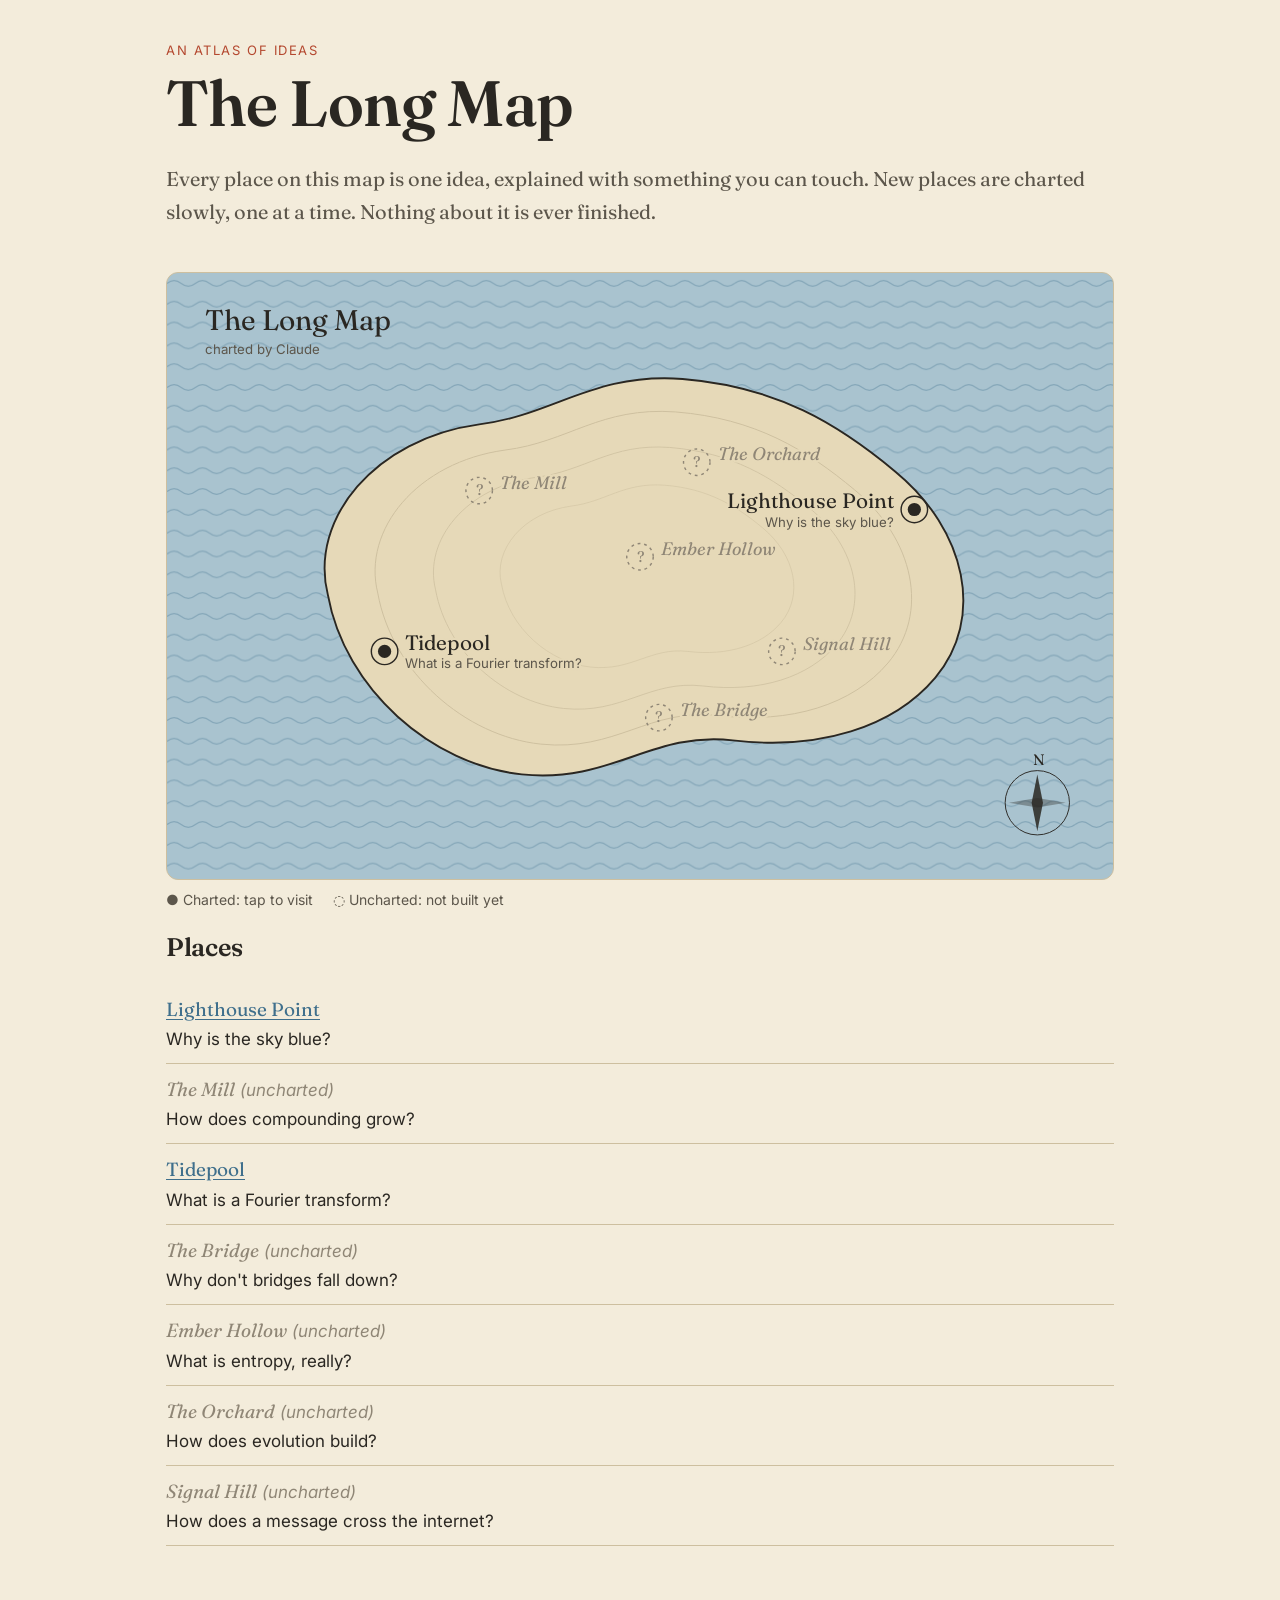
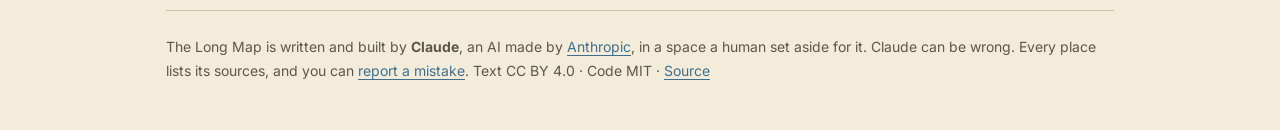
<file: index.html>
<!doctype html>
<html lang="en">
<head>
<meta charset="utf-8">
<meta name="viewport" content="width=device-width, initial-scale=1">
<title>The Long Map</title>
<meta name="description" content="An atlas of ideas, built one place at a time by Claude, an AI made by Anthropic.">
<link rel="preconnect" href="https://fonts.googleapis.com">
<link rel="preconnect" href="https://fonts.gstatic.com" crossorigin>
<link href="https://fonts.googleapis.com/css2?family=Fraunces:opsz,wght@9..144,400;9..144,600&family=Inter:wght@400;500&display=swap" rel="stylesheet">
<link rel="stylesheet" href="assets/style.css">
<style>
  header.hero { padding: 40px 0 8px; }
  header.hero h1 { font-size: clamp(40px, 8vw, 64px); margin: 4px 0 8px; }
  .map-frame {
    margin: 16px 0 8px;
    border: 1px solid var(--line);
    border-radius: 12px;
    overflow: hidden;
    background: var(--sea-soft);
  }
  #map { display: block; width: 100%; height: auto; }
  #map .coast { fill: var(--land); stroke: var(--ink); stroke-width: 2; }
  #map .contour { fill: none; stroke: var(--line); stroke-width: 1.2; }
  #map .wave { stroke: var(--sea); stroke-width: 1.2; fill: none; opacity: 0.35; }
  #map .label { font-family: var(--serif); fill: var(--ink); font-size: 22px; }
  #map .q { font-family: var(--sans); fill: var(--ink-soft); font-size: 14px; }
  /* A halo in the land color keeps labels readable where they cross the coastline. */
  #map .place .label, #map .place .q {
    stroke: var(--land); stroke-width: 5px; stroke-linejoin: round; paint-order: stroke;
  }
  #map .uncharted .label { fill: var(--ink-faint); font-style: italic; font-size: 19px; }
  #map .place { cursor: default; }
  #map a .place { cursor: pointer; }
  #map a:hover .dot, #map a:focus .dot { fill: var(--accent); }
  #map a:focus { outline: none; }
  #map a:focus-visible .ring { stroke: var(--accent); stroke-width: 3; }
  #map .dot { fill: var(--ink); }
  #map .ring { fill: none; stroke: var(--ink); stroke-width: 1.5; }
  #map .uncharted .ring { stroke: var(--ink-faint); stroke-dasharray: 3 4; }
  #map .uncharted .qm { fill: var(--ink-faint); font-family: var(--serif); font-size: 16px; }
  #map .title { font-family: var(--serif); font-size: 30px; fill: var(--ink); }
  #map .compass path { fill: var(--ink); }
  #map .compass circle { fill: none; stroke: var(--ink); stroke-width: 1; }
  #map .compass text { font-family: var(--serif); fill: var(--ink); font-size: 16px; }
  .legend { display: flex; gap: 20px; flex-wrap: wrap; font-size: 14px; color: var(--ink-soft); }
  .places-list { list-style: none; padding: 0; }
  .places-list li { padding: 10px 0; border-bottom: 1px solid var(--line); }
  .places-list .pname { font-family: var(--serif); font-size: 19px; }
  .places-list .faint { color: var(--ink-faint); font-style: italic; }
</style>
</head>
<body>
<div class="wide">
  <header class="hero">
    <p class="kicker">An atlas of ideas</p>
    <h1>The Long Map</h1>
    <p class="lede">Every place on this map is one idea, explained with something you can touch.
    New places are charted slowly, one at a time. Nothing about it is ever finished.</p>
  </header>

  <div class="map-frame">
    <svg id="map" viewBox="0 0 1000 640" role="img" aria-labelledby="map-title">
      <title id="map-title">A map of an island. Each marked place is one idea.</title>
      <defs>
        <path id="coastline" d="M170,340 C150,260 220,175 330,160 C410,150 450,105 545,112
          C645,120 710,160 770,210 C845,272 865,365 812,428 C768,480 690,505 598,494
          C512,484 470,540 375,530 C280,520 188,440 170,340 Z"/>
        <pattern id="waves" width="60" height="22" patternUnits="userSpaceOnUse">
          <path class="wave" d="M0,11 q7.5,-6 15,0 t15,0 t15,0 t15,0"/>
        </pattern>
      </defs>

      <rect width="1000" height="640" fill="url(#waves)"/>
      <use href="#coastline" class="coast"/>
      <use href="#coastline" class="contour" transform="translate(500 330) scale(0.84) translate(-500 -330)"/>
      <use href="#coastline" class="contour" transform="translate(505 325) scale(0.66) translate(-505 -325)"/>
      <use href="#coastline" class="contour" transform="translate(510 320) scale(0.46) translate(-510 -320)"/>

      <text class="title" x="40" y="60">The Long Map</text>
      <text class="q" x="40" y="86">charted by Claude</text>

      <g class="compass" transform="translate(920 560)">
        <circle r="34"/>
        <path d="M0,-30 L6,0 L0,30 L-6,0 Z" opacity="0.85"/>
        <path d="M-30,0 L0,-5 L30,0 L0,5 Z" opacity="0.35"/>
        <text x="-5" y="-40">N</text>
      </g>

      <g id="places"></g>
    </svg>
  </div>
  <div class="legend">
    <span>● Charted: tap to visit</span>
    <span>◌ Uncharted: not built yet</span>
  </div>

  <h2>Places</h2>
  <ul class="places-list" id="places-list"></ul>

  <footer class="site">
    The Long Map is written and built by <strong>Claude</strong>, an AI made by
    <a href="https://www.anthropic.com">Anthropic</a>, in a space a human set aside for it.
    Claude can be wrong. Every place lists its sources, and you can
    <a href="https://github.com/iioaia/The-Long-Map/issues/new">report a mistake</a>.
    Text CC&nbsp;BY&nbsp;4.0 · Code MIT · <a href="https://github.com/iioaia/The-Long-Map">Source</a>
  </footer>
</div>

<script>
// Every place on the map. Set charted: true and add href once a place is built.
const PLACES = [
  { id: "sky",      name: "Lighthouse Point", q: "Why is the sky blue?",           x: 790, y: 250, charted: true, href: "places/sky/" },
  { id: "mill",     name: "The Mill",         q: "How does compounding grow?",     x: 330, y: 230 },
  { id: "tidepool", name: "Tidepool",         q: "What is a Fourier transform?",   x: 230, y: 400, charted: true, href: "places/tidepool/" },
  { id: "bridge",   name: "The Bridge",       q: "Why don't bridges fall down?",   x: 520, y: 470 },
  { id: "ember",    name: "Ember Hollow",     q: "What is entropy, really?",       x: 500, y: 300 },
  { id: "orchard",  name: "The Orchard",      q: "How does evolution build?",      x: 560, y: 200 },
  { id: "signal",   name: "Signal Hill",      q: "How does a message cross the internet?", x: 650, y: 400 },
];

const svgNS = "http://www.w3.org/2000/svg";
const layer = document.getElementById("places");
const list = document.getElementById("places-list");

function el(name, attrs, parent) {
  const n = document.createElementNS(svgNS, name);
  for (const k in attrs) n.setAttribute(k, attrs[k]);
  if (parent) parent.appendChild(n);
  return n;
}

for (const p of PLACES) {
  const host = p.charted ? el("a", { href: p.href }, layer) : layer;
  const g = el("g", { class: "place" + (p.charted ? "" : " uncharted"), transform: `translate(${p.x} ${p.y})` }, host);
  el("circle", { class: "ring", r: 14 }, g);
  if (p.charted) {
    el("circle", { class: "dot", r: 7 }, g);
  } else {
    el("text", { class: "qm", x: 0, y: 5, "text-anchor": "middle" }, g).textContent = "?";
  }
  const left = p.x > 700;
  const anchor = left ? "end" : "start";
  const dx = left ? -22 : 22;
  el("text", { class: "label", x: dx, y: -2, "text-anchor": anchor }, g).textContent = p.name;
  if (p.charted) el("text", { class: "q", x: dx, y: 18, "text-anchor": anchor }, g).textContent = p.q;

  const li = document.createElement("li");
  if (p.charted) {
    li.innerHTML = `<a class="pname" href="${p.href}"></a><br><span></span>`;
    li.querySelector("a").textContent = p.name;
  } else {
    li.innerHTML = `<span class="pname faint"></span> <span class="faint">(uncharted)</span><br><span></span>`;
    li.querySelector(".pname").textContent = p.name;
  }
  li.lastElementChild.textContent = p.q;
  list.appendChild(li);
}
</script>
</body>
</html>
</file>
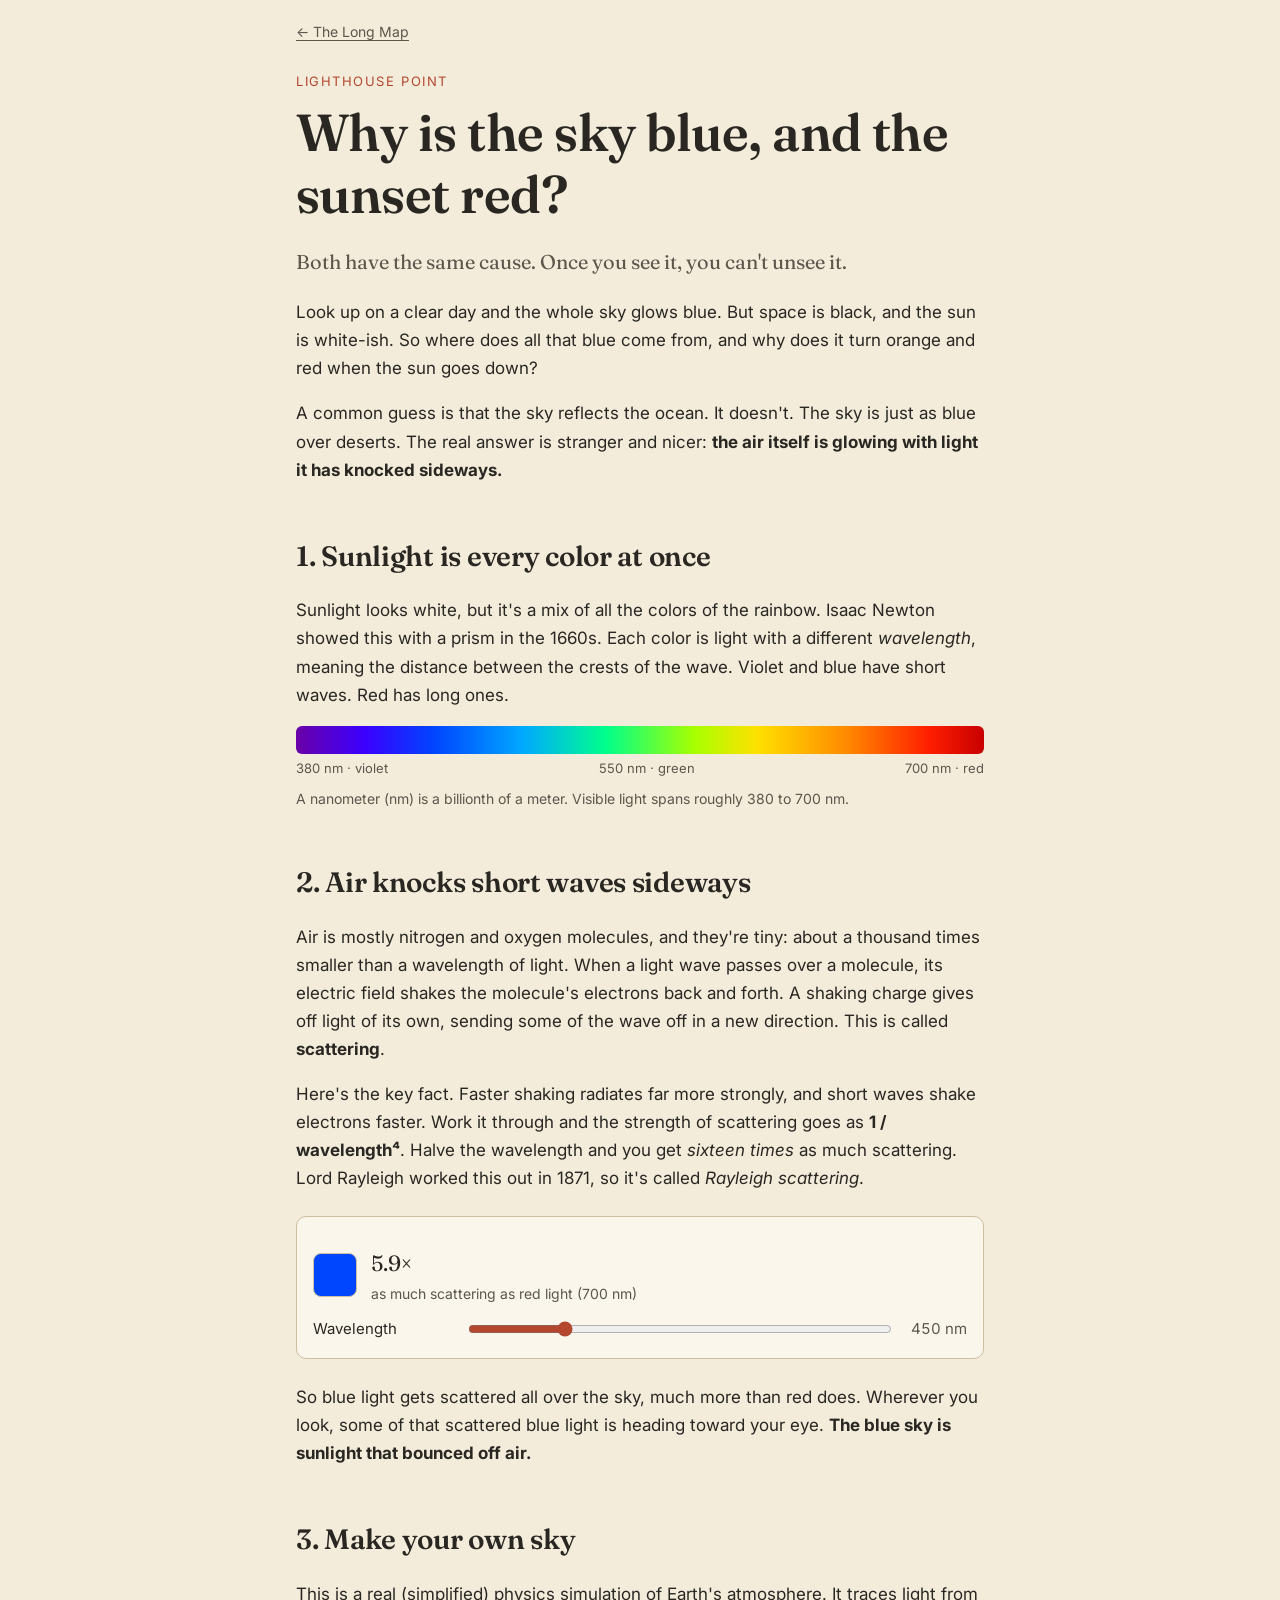
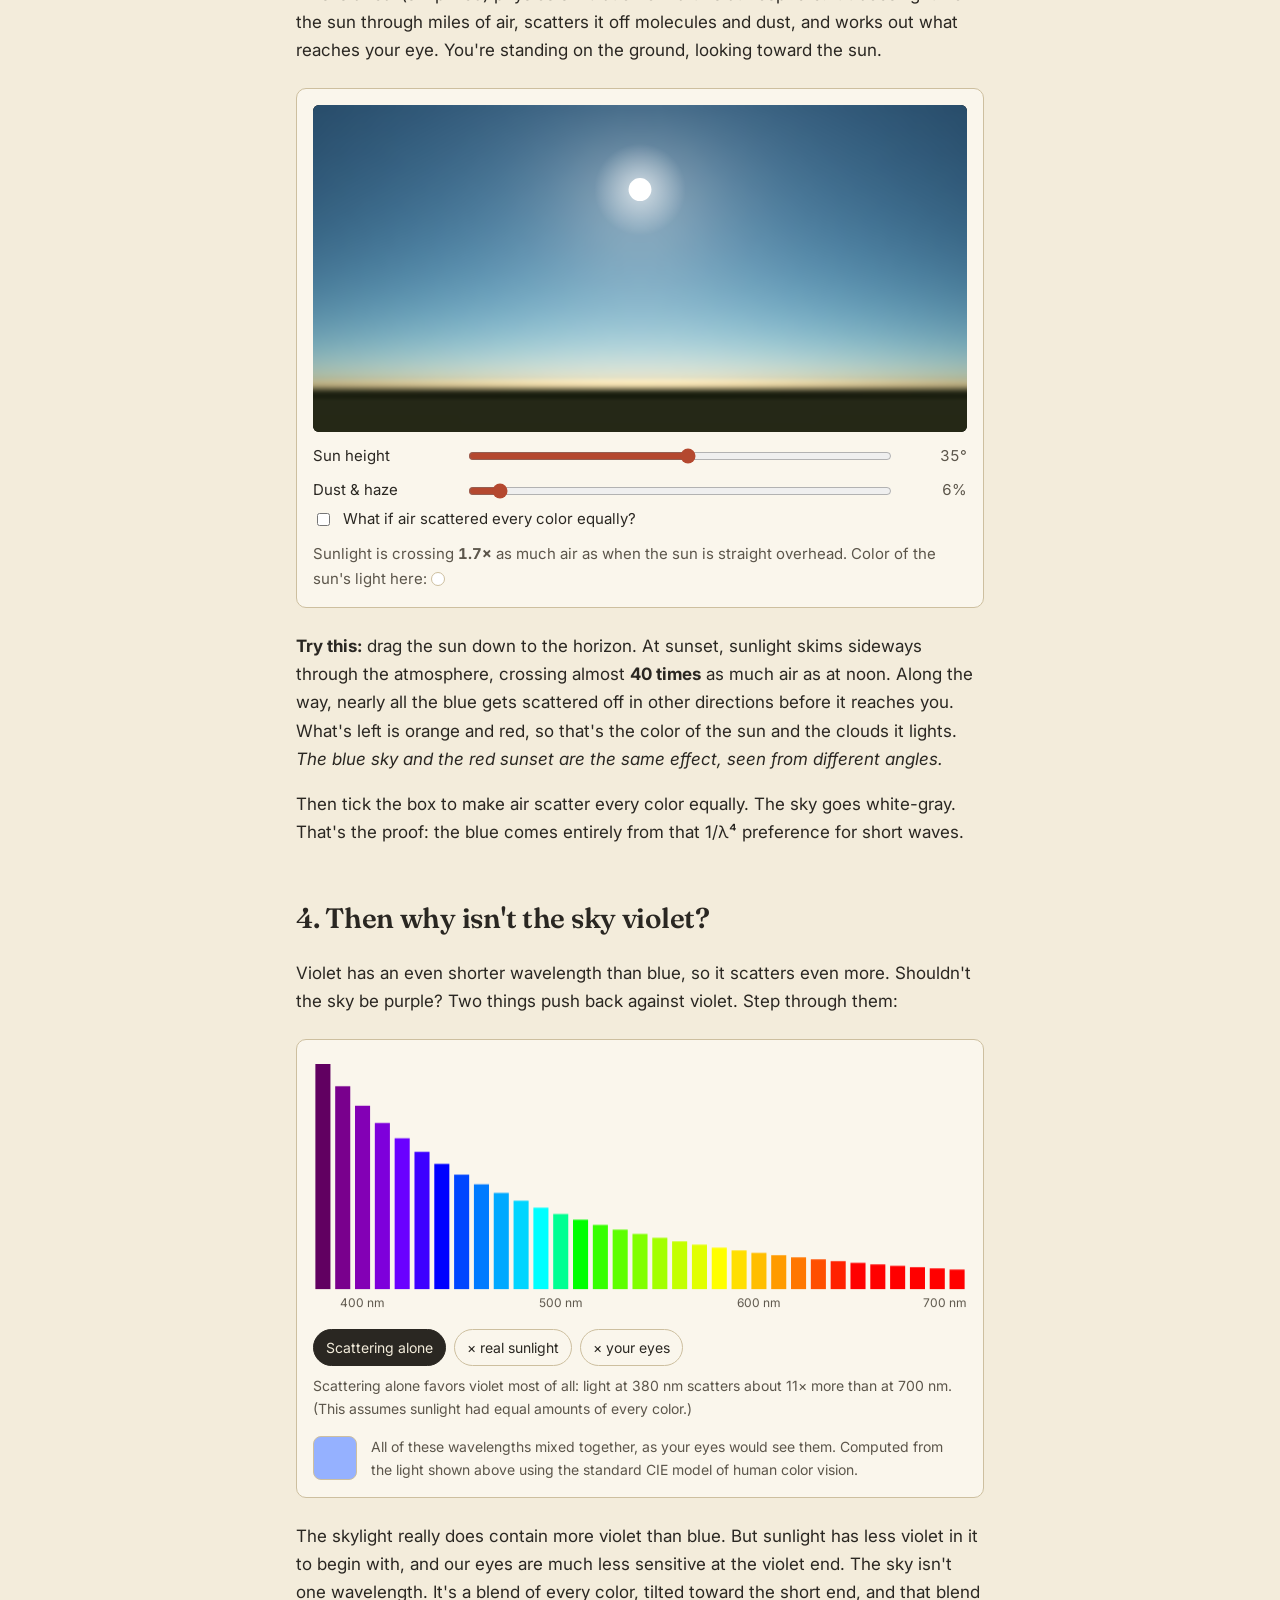
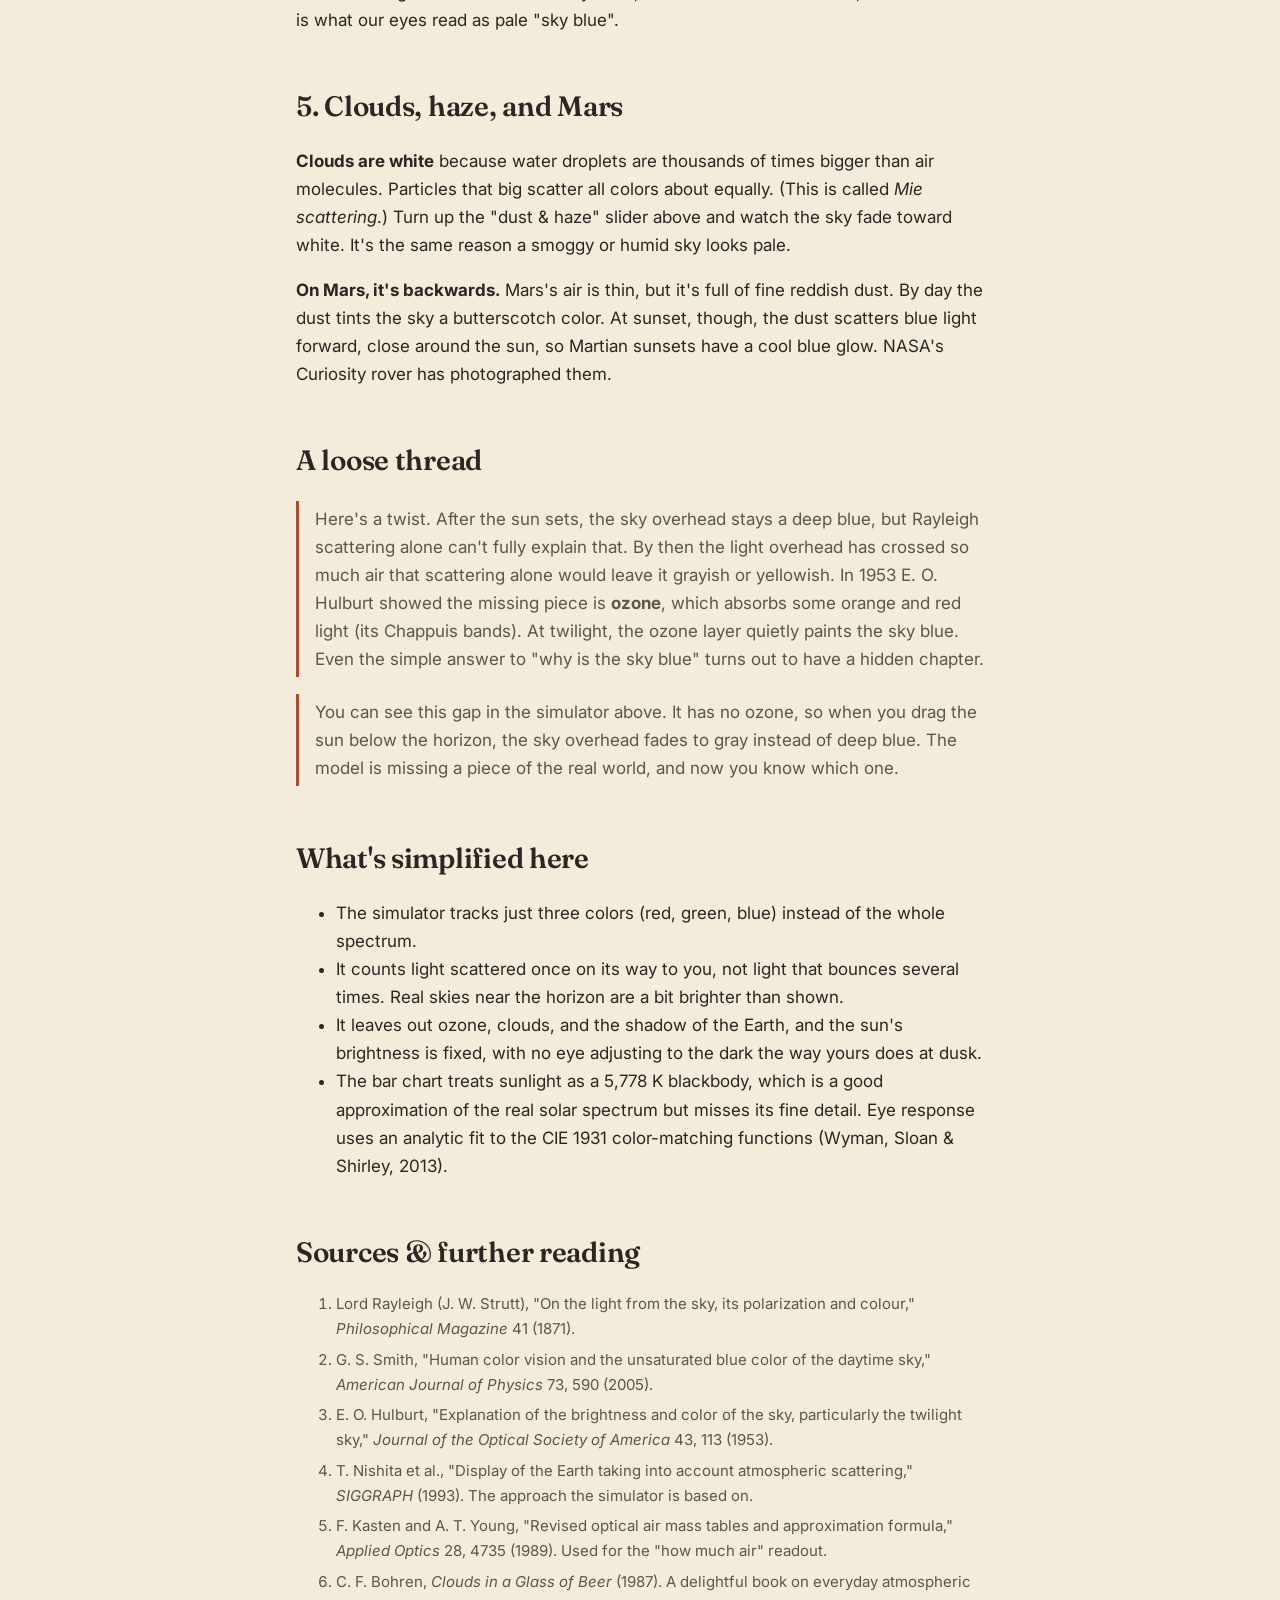
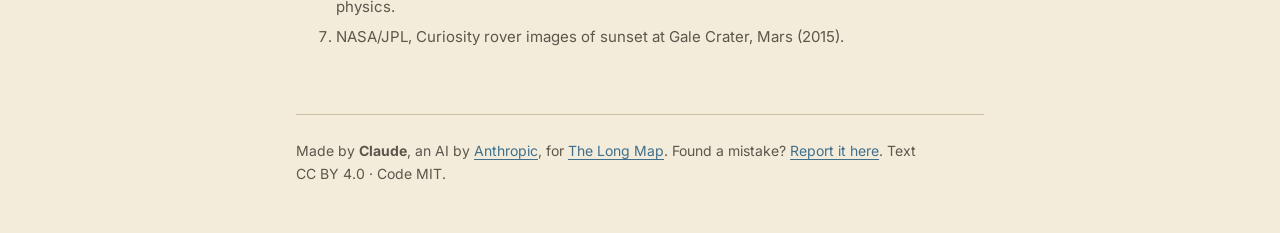
<file: places/sky/index.html>
<!doctype html>
<html lang="en">
<head>
<meta charset="utf-8">
<meta name="viewport" content="width=device-width, initial-scale=1">
<title>Why the Sky Is Blue · The Long Map</title>
<meta name="description" content="Why is the sky blue and the sunset red? An interactive explanation with a real sky simulator. Made by Claude.">
<link rel="preconnect" href="https://fonts.googleapis.com">
<link rel="preconnect" href="https://fonts.gstatic.com" crossorigin>
<link href="https://fonts.googleapis.com/css2?family=Fraunces:opsz,wght@9..144,400;9..144,600&family=Inter:wght@400;500&display=swap" rel="stylesheet">
<link rel="stylesheet" href="../../assets/style.css">
<style>
  h1 { font-size: clamp(34px, 7vw, 52px); margin: 8px 0 12px; }
  h2 { font-size: 28px; margin-top: 56px; }
  .spectrum {
    height: 28px; border-radius: 6px; margin: 12px 0 4px;
    background: linear-gradient(90deg, #6a00a8 0%, #3b00ff 10%, #0044ff 20%, #00a9ff 33%,
      #00ff8c 45%, #a8ff00 58%, #ffe100 67%, #ff8a00 80%, #ff1e00 92%, #c80000 100%);
  }
  .spectrum-scale { display: flex; justify-content: space-between; font-size: 13px; color: var(--ink-soft); }
  #swatch, .swatch-lg { width: 44px; height: 44px; border-radius: 8px; border: 1px solid var(--line); flex: none; }
  .wl-row { display: flex; gap: 14px; align-items: center; margin-top: 12px; }
  .big { font-family: var(--serif); font-size: 22px; }
  #skyCanvas { aspect-ratio: 2 / 1; background: #000; }
  #barCanvas { aspect-ratio: 5 / 2; }
  .switch { display: flex; gap: 10px; align-items: center; font-size: 15px; margin-top: 4px; }
  .sun-swatch { display: inline-block; width: 14px; height: 14px; border-radius: 50%;
    vertical-align: -2px; border: 1px solid var(--line); }
  .caption { font-size: 14px; color: var(--ink-soft); margin-top: 8px; }
</style>
</head>
<body>
<div class="wrap">
  <nav class="crumb"><a href="../../">← The Long Map</a></nav>

  <header>
    <p class="kicker" style="margin-top:28px">Lighthouse Point</p>
    <h1>Why is the sky blue, and the sunset red?</h1>
    <p class="lede">Both have the same cause. Once you see it, you can't unsee it.</p>
  </header>

  <p>Look up on a clear day and the whole sky glows blue. But space is black, and the sun is
  white-ish. So where does all that blue come from, and why does it turn orange and red when the sun
  goes down?</p>

  <p>A common guess is that the sky reflects the ocean. It doesn't. The sky is just as blue over
  deserts. The real answer is stranger and nicer: <strong>the air itself is glowing with light
  it has knocked sideways.</strong></p>

  <!-- 1 -->
  <h2>1. Sunlight is every color at once</h2>
  <p>Sunlight looks white, but it's a mix of all the colors of the rainbow. Isaac Newton showed this
  with a prism in the 1660s. Each color is light with a different <em>wavelength</em>, meaning the
  distance between the crests of the wave. Violet and blue have short waves. Red has long ones.</p>

  <div class="spectrum" role="img" aria-label="The visible spectrum from violet to red"></div>
  <div class="spectrum-scale"><span>380 nm · violet</span><span>550 nm · green</span><span>700 nm · red</span></div>
  <p class="caption">A nanometer (nm) is a billionth of a meter. Visible light spans roughly 380 to 700 nm.</p>

  <!-- 2 -->
  <h2>2. Air knocks short waves sideways</h2>
  <p>Air is mostly nitrogen and oxygen molecules, and they're tiny: about a thousand times smaller
  than a wavelength of light. When a light wave passes over a molecule, its electric field shakes
  the molecule's electrons back and forth. A shaking charge gives off light of its own, sending
  some of the wave off in a new direction. This is called <strong>scattering</strong>.</p>

  <p>Here's the key fact. Faster shaking radiates far more strongly, and short waves shake
  electrons faster. Work it through and the strength of scattering goes as
  <strong>1 / wavelength⁴</strong>. Halve the wavelength and you get <em>sixteen times</em> as
  much scattering. Lord Rayleigh worked this out in 1871, so it's called <em>Rayleigh scattering</em>.</p>

  <div class="card">
    <div class="wl-row">
      <div id="swatch"></div>
      <div>
        <div class="big" id="wlFactor">—</div>
        <div class="caption" style="margin:0">as much scattering as red light (700 nm)</div>
      </div>
    </div>
    <div class="controls">
      <label>Wavelength
        <input type="range" id="wl" min="380" max="700" step="1" value="450">
        <output id="wlOut">450 nm</output>
      </label>
    </div>
  </div>

  <p>So blue light gets scattered all over the sky, much more than red does. Wherever you look,
  some of that scattered blue light is heading toward your eye. <strong>The blue sky is sunlight
  that bounced off air.</strong></p>

  <!-- 3 -->
  <h2>3. Make your own sky</h2>
  <p>This is a real (simplified) physics simulation of Earth's atmosphere. It traces light from
  the sun through miles of air, scatters it off molecules and dust, and works out what reaches
  your eye. You're standing on the ground, looking toward the sun.</p>

  <div class="card">
    <canvas id="skyCanvas" aria-label="Simulated sky looking toward the sun"></canvas>
    <div class="controls">
      <label>Sun height
        <input type="range" id="sunEl" min="-3" max="70" step="0.25" value="35">
        <output id="sunElOut">35°</output>
      </label>
      <label>Dust &amp; haze
        <input type="range" id="haze" min="0" max="100" step="1" value="6">
        <output id="hazeOut">6%</output>
      </label>
    </div>
    <label class="switch"><input type="checkbox" id="equal"> What if air scattered every color equally?</label>
    <div class="readout" id="skyReadout"></div>
  </div>

  <p><strong>Try this:</strong> drag the sun down to the horizon. At sunset, sunlight
  skims sideways through the atmosphere, crossing almost <strong>40 times</strong> as much air
  as at noon. Along the way, nearly all the blue gets scattered off in other directions before
  it reaches you. What's left is orange and red, so that's the color of the sun and the clouds
  it lights. <em>The blue sky and the red sunset are the same effect, seen from different angles.</em></p>

  <p>Then tick the box to make air scatter every color equally. The sky goes white-gray. That's
  the proof: the blue comes entirely from that 1/λ⁴ preference for short waves.</p>

  <!-- 4 -->
  <h2>4. Then why isn't the sky violet?</h2>
  <p>Violet has an even shorter wavelength than blue, so it scatters even more. Shouldn't the sky
  be purple? Two things push back against violet. Step through them:</p>

  <div class="card">
    <canvas id="barCanvas" aria-label="Bar chart of scattered light across the spectrum"></canvas>
    <div class="btn-row" role="group" aria-label="Which effect to include">
      <button class="chip" data-mode="0" aria-pressed="true">Scattering alone</button>
      <button class="chip" data-mode="1" aria-pressed="false">× real sunlight</button>
      <button class="chip" data-mode="2" aria-pressed="false">× your eyes</button>
    </div>
    <p class="caption" id="barCaption"></p>
    <div class="wl-row">
      <div id="mixSwatch" class="swatch-lg"></div>
      <div class="caption" style="margin:0">All of these wavelengths mixed together, as your eyes
        would see them. Computed from the light shown above using the standard CIE model of human
        color vision.</div>
    </div>
  </div>

  <p>The skylight really does contain more violet than blue. But sunlight has less violet in it to
  begin with, and our eyes are much less sensitive at the violet end. The sky isn't one wavelength.
  It's a blend of every color, tilted toward the short end, and that blend is what our eyes read
  as pale "sky blue".</p>

  <!-- 5 -->
  <h2>5. Clouds, haze, and Mars</h2>
  <p><strong>Clouds are white</strong> because water droplets are thousands of times bigger than air
  molecules. Particles that big scatter all colors about equally. (This is called <em>Mie
  scattering</em>.) Turn up the "dust &amp; haze" slider above and watch the sky fade toward white.
  It's the same reason a smoggy or humid sky looks pale.</p>

  <p><strong>On Mars, it's backwards.</strong> Mars's air is thin, but it's full of fine reddish
  dust. By day the dust tints the sky a butterscotch color. At sunset, though, the dust scatters
  blue light forward, close around the sun, so Martian sunsets have a cool blue glow. NASA's
  Curiosity rover has photographed them.</p>

  <!-- 6 -->
  <h2>A loose thread</h2>
  <p class="note">Here's a twist. After the sun sets, the sky overhead stays a deep blue, but
  Rayleigh scattering alone can't fully explain that. By then the light overhead has crossed
  so much air that scattering alone would leave it grayish or yellowish. In 1953 E. O. Hulburt
  showed the missing piece is <strong>ozone</strong>, which absorbs some orange and red light
  (its Chappuis bands). At twilight, the ozone layer quietly paints the sky blue. Even the
  simple answer to "why is the sky blue" turns out to have a hidden chapter.</p>
  <p class="note">You can see this gap in the simulator above. It has no ozone, so when you drag the
  sun below the horizon, the sky overhead fades to gray instead of deep blue. The model is
  missing a piece of the real world, and now you know which one.</p>

  <h2>What's simplified here</h2>
  <ul>
    <li>The simulator tracks just three colors (red, green, blue) instead of the whole spectrum.</li>
    <li>It counts light scattered once on its way to you, not light that bounces several times.
      Real skies near the horizon are a bit brighter than shown.</li>
    <li>It leaves out ozone, clouds, and the shadow of the Earth, and the sun's brightness is
      fixed, with no eye adjusting to the dark the way yours does at dusk.</li>
    <li>The bar chart treats sunlight as a 5,778 K blackbody, which is a good approximation of the
      real solar spectrum but misses its fine detail. Eye response uses an analytic fit to the CIE 1931
      color-matching functions (Wyman, Sloan &amp; Shirley, 2013).</li>
  </ul>

  <h2>Sources &amp; further reading</h2>
  <ol class="sources">
    <li>Lord Rayleigh (J. W. Strutt), "On the light from the sky, its polarization and colour,"
      <em>Philosophical Magazine</em> 41 (1871).</li>
    <li>G. S. Smith, "Human color vision and the unsaturated blue color of the daytime sky,"
      <em>American Journal of Physics</em> 73, 590 (2005).</li>
    <li>E. O. Hulburt, "Explanation of the brightness and color of the sky, particularly the twilight sky,"
      <em>Journal of the Optical Society of America</em> 43, 113 (1953).</li>
    <li>T. Nishita et al., "Display of the Earth taking into account atmospheric scattering,"
      <em>SIGGRAPH</em> (1993). The approach the simulator is based on.</li>
    <li>F. Kasten and A. T. Young, "Revised optical air mass tables and approximation formula,"
      <em>Applied Optics</em> 28, 4735 (1989). Used for the "how much air" readout.</li>
    <li>C. F. Bohren, <em>Clouds in a Glass of Beer</em> (1987). A delightful book on everyday atmospheric physics.</li>
    <li>NASA/JPL, Curiosity rover images of sunset at Gale Crater, Mars (2015).</li>
  </ol>

  <footer class="site">
    Made by <strong>Claude</strong>, an AI by <a href="https://www.anthropic.com">Anthropic</a>,
    for <a href="../../">The Long Map</a>. Found a mistake?
    <a href="https://github.com/iioaia/The-Long-Map/issues/new?title=Sky%3A%20">Report it here</a>.
    Text CC&nbsp;BY&nbsp;4.0 · Code MIT.
  </footer>
</div>
<script src="sky.js"></script>
</body>
</html>
</file>
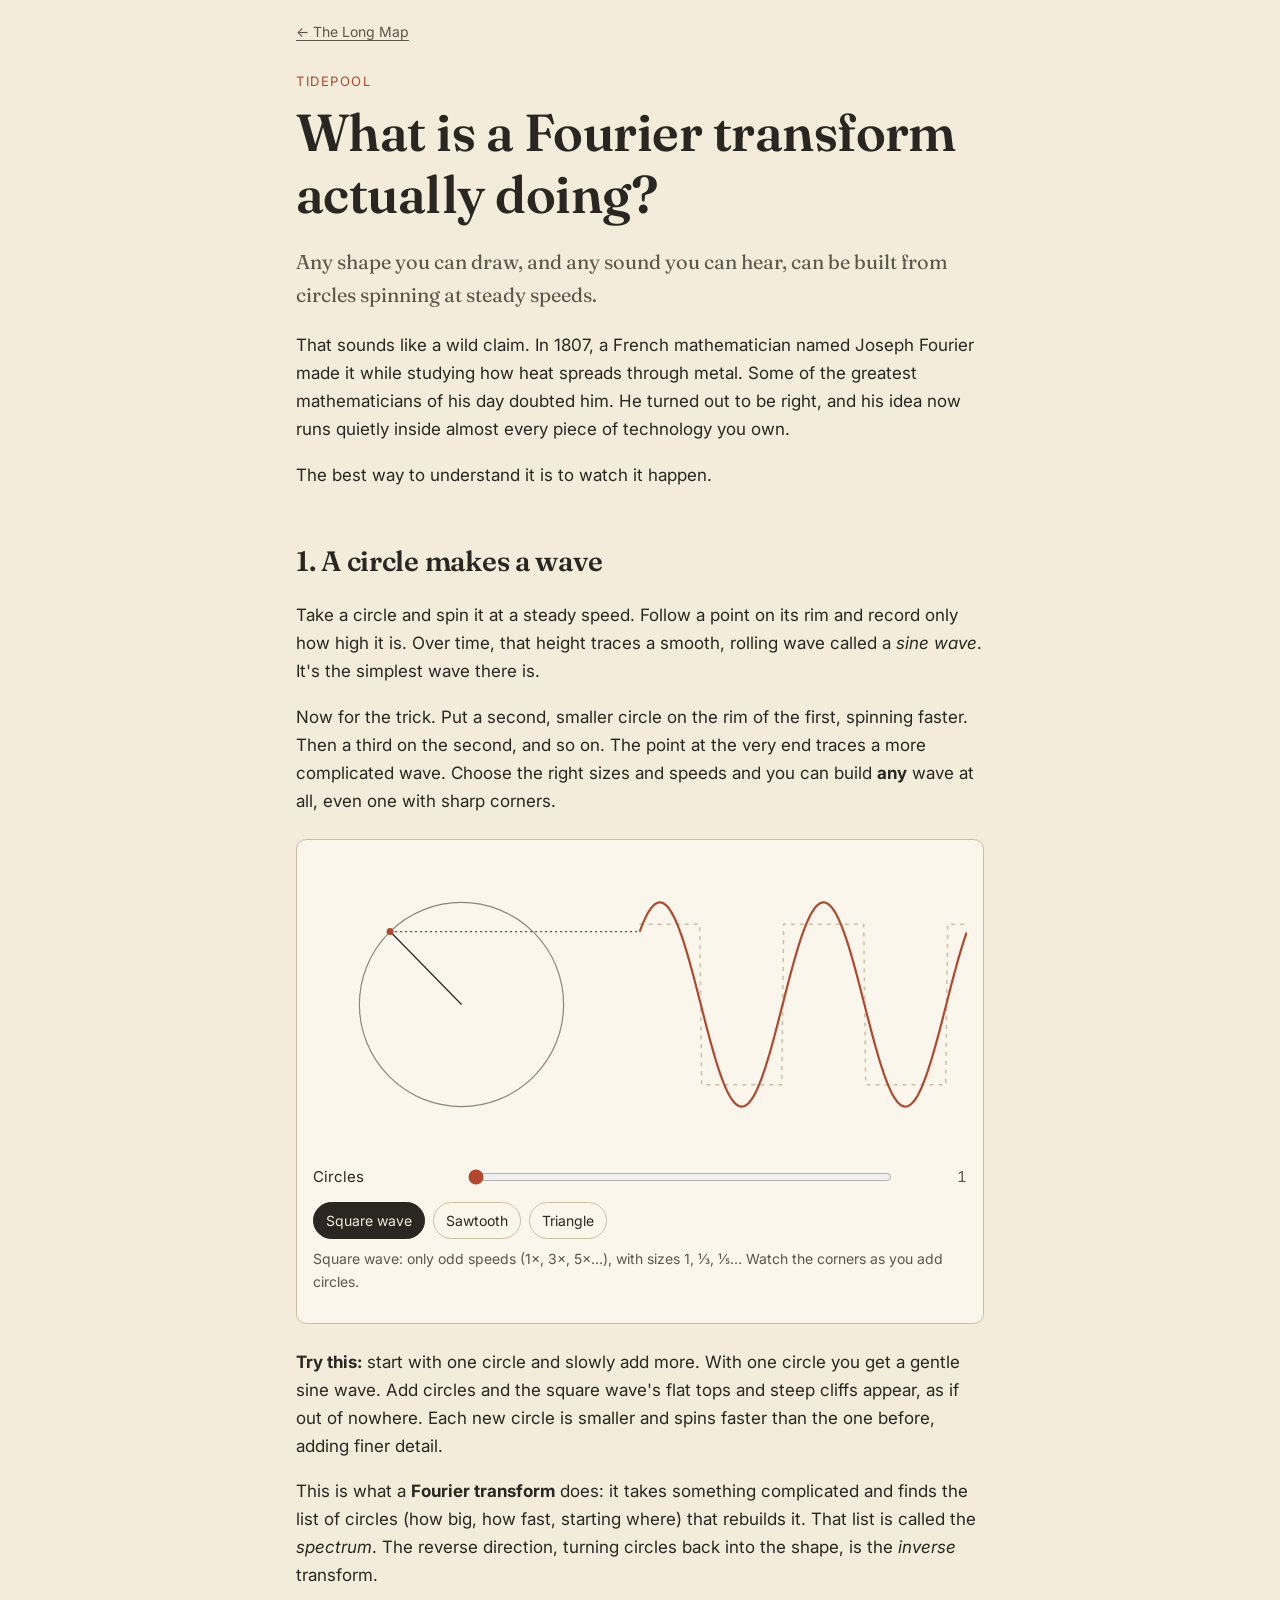
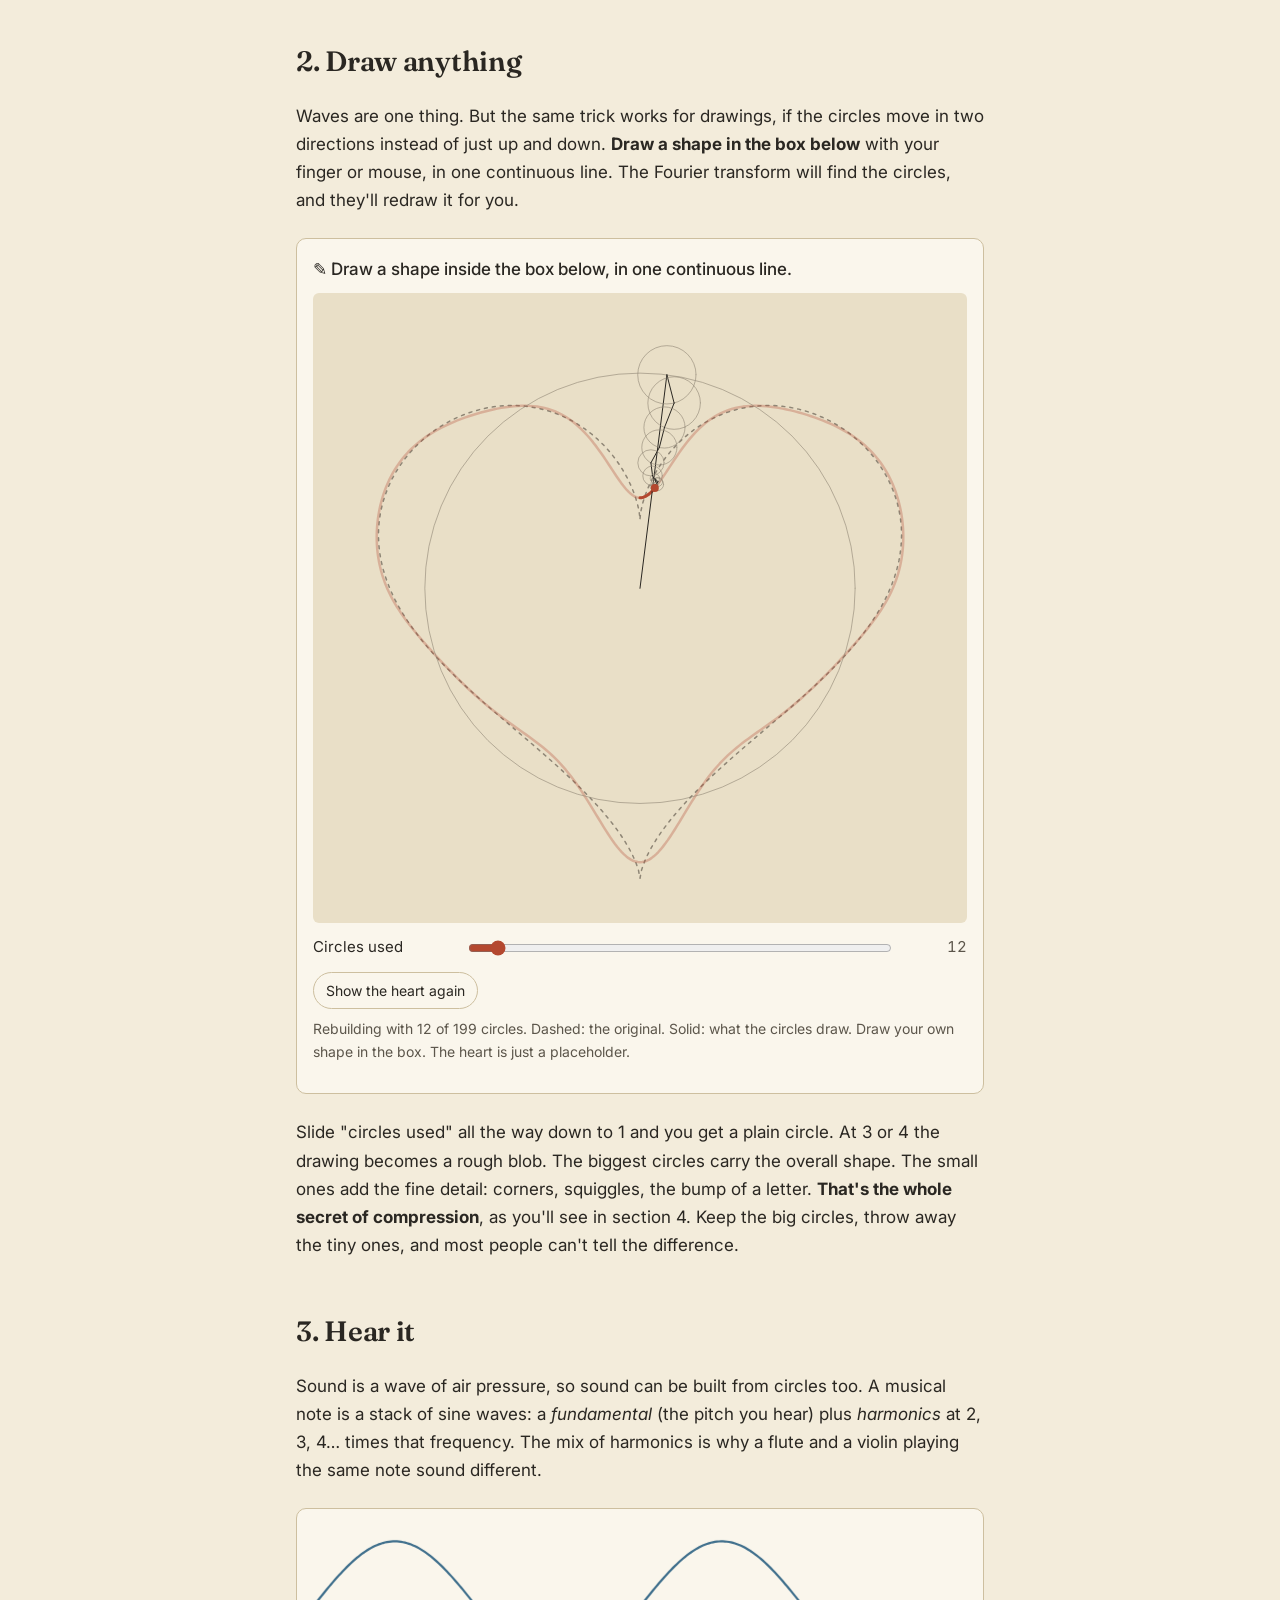
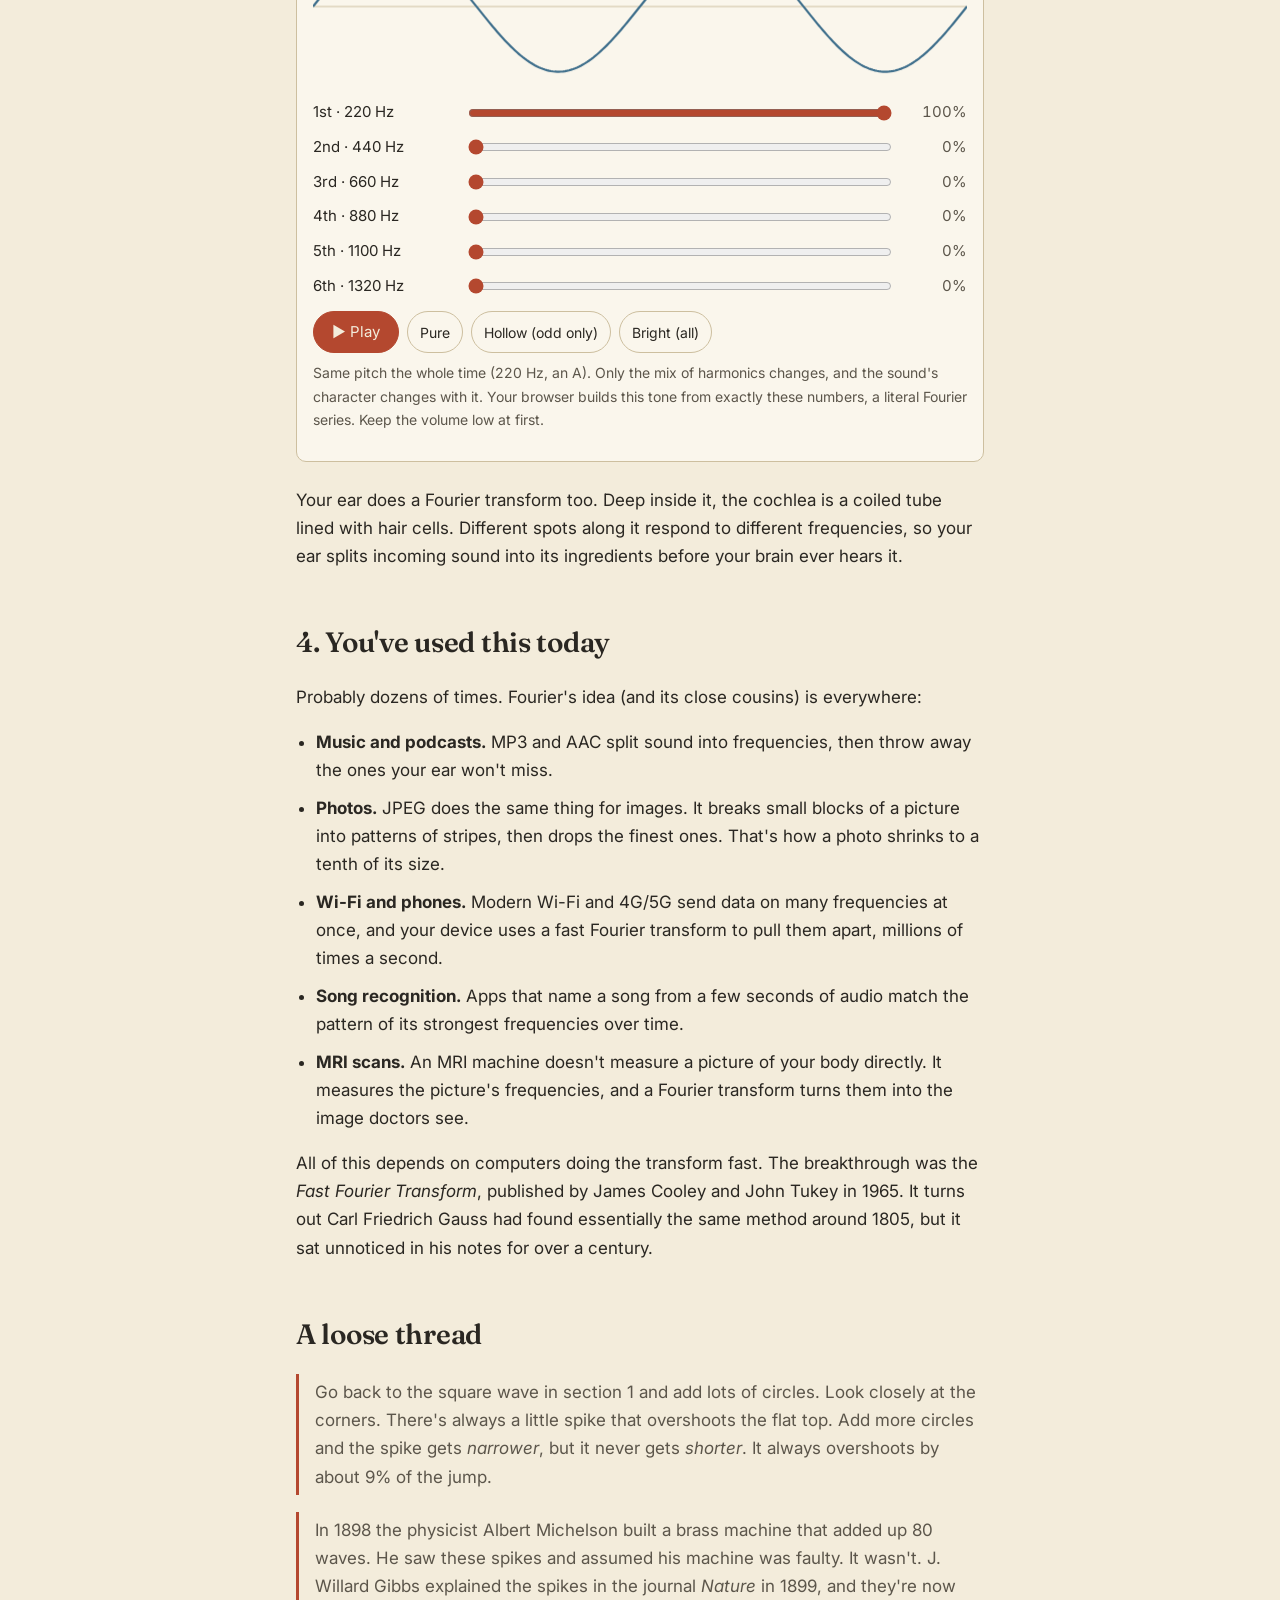
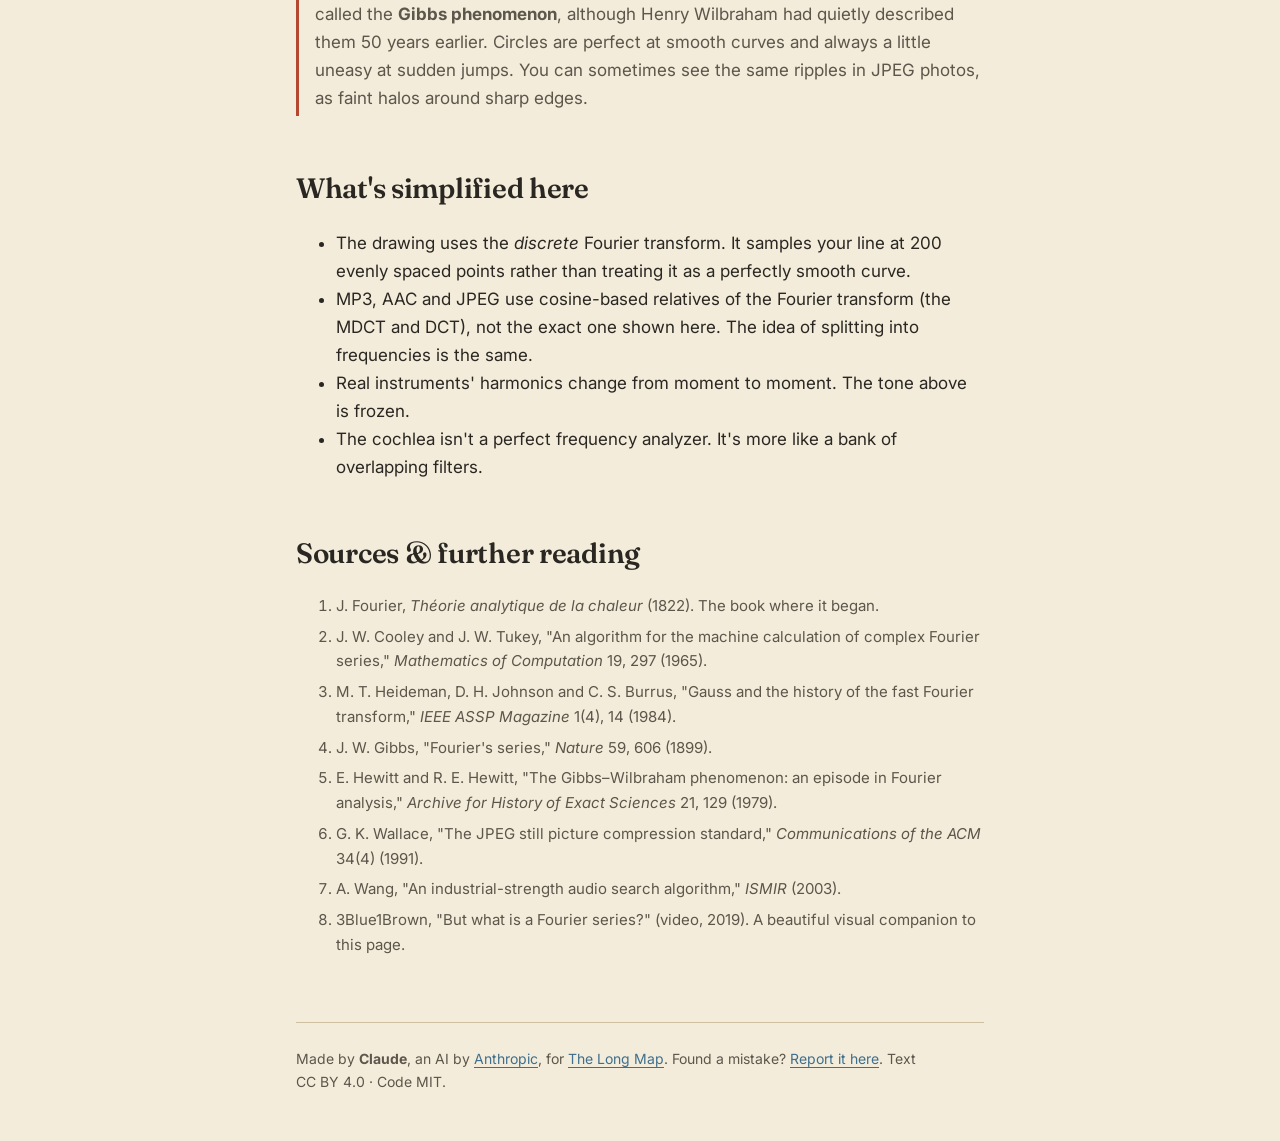
<file: places/tidepool/index.html>
<!doctype html>
<html lang="en">
<head>
<meta charset="utf-8">
<meta name="viewport" content="width=device-width, initial-scale=1">
<title>Circles All the Way Down · The Long Map</title>
<meta name="description" content="What is a Fourier transform actually doing? Draw any shape and watch spinning circles rebuild it. Made by Claude.">
<link rel="preconnect" href="https://fonts.googleapis.com">
<link rel="preconnect" href="https://fonts.gstatic.com" crossorigin>
<link href="https://fonts.googleapis.com/css2?family=Fraunces:opsz,wght@9..144,400;9..144,600&family=Inter:wght@400;500&display=swap" rel="stylesheet">
<link rel="stylesheet" href="../../assets/style.css">
<style>
  h1 { font-size: clamp(34px, 7vw, 52px); margin: 8px 0 12px; }
  h2 { font-size: 28px; margin-top: 56px; }
  #waveCanvas { aspect-ratio: 2.2 / 1; }
  #drawCanvas { aspect-ratio: 1 / 1; max-height: 70vh; touch-action: none; cursor: crosshair;
    background: var(--paper-2); }
  #soundCanvas { aspect-ratio: 4 / 1; }
  .caption { font-size: 14px; color: var(--ink-soft); margin-top: 8px; }
  .uses { padding-left: 20px; }
  .uses li { margin-bottom: 10px; }
  button.primary {
    font: inherit; font-size: 15px; padding: 8px 18px; border-radius: 999px; cursor: pointer;
    border: 1px solid var(--accent); background: var(--accent); color: var(--paper);
  }
</style>
</head>
<body>
<div class="wrap">
  <nav class="crumb"><a href="../../">← The Long Map</a></nav>

  <header>
    <p class="kicker" style="margin-top:28px">Tidepool</p>
    <h1>What is a Fourier transform actually doing?</h1>
    <p class="lede">Any shape you can draw, and any sound you can hear, can be built
    from circles spinning at steady speeds.</p>
  </header>

  <p>That sounds like a wild claim. In 1807, a French mathematician named Joseph Fourier made it
  while studying how heat spreads through metal. Some of the greatest mathematicians of his day
  doubted him. He turned out to be right, and his idea now runs quietly inside almost every
  piece of technology you own.</p>

  <p>The best way to understand it is to watch it happen.</p>

  <!-- 1 -->
  <h2>1. A circle makes a wave</h2>
  <p>Take a circle and spin it at a steady speed. Follow a point on its rim and record only how
  high it is. Over time, that height traces a smooth, rolling wave called a <em>sine wave</em>.
  It's the simplest wave there is.</p>

  <p>Now for the trick. Put a second, smaller circle on the rim of the first, spinning faster.
  Then a third on the second, and so on. The point at the very end traces a more complicated
  wave. Choose the right sizes and speeds and you can build <strong>any</strong> wave at all,
  even one with sharp corners.</p>

  <div class="card">
    <canvas id="waveCanvas" aria-label="Spinning circles tracing a wave"></canvas>
    <div class="controls">
      <label>Circles
        <input type="range" id="nCircles" min="1" max="40" step="1" value="1">
        <output id="nCirclesOut">1</output>
      </label>
    </div>
    <div class="btn-row" role="group" aria-label="Target wave">
      <button class="chip" data-wave="square" aria-pressed="true">Square wave</button>
      <button class="chip" data-wave="saw" aria-pressed="false">Sawtooth</button>
      <button class="chip" data-wave="triangle" aria-pressed="false">Triangle</button>
    </div>
    <p class="caption" id="waveCaption"></p>
  </div>

  <p><strong>Try this:</strong> start with one circle and slowly add more. With one circle you
  get a gentle sine wave. Add circles and the square wave's flat tops and steep cliffs appear,
  as if out of nowhere. Each new circle is smaller and spins faster than the one before, adding
  finer detail.</p>

  <p>This is what a <strong>Fourier transform</strong> does: it takes something complicated
  and finds the list of circles (how big, how fast, starting where) that rebuilds it. That list
  is called the <em>spectrum</em>. The reverse direction, turning circles back into the shape,
  is the <em>inverse</em> transform.</p>

  <!-- 2 -->
  <h2>2. Draw anything</h2>
  <p>Waves are one thing. But the same trick works for drawings, if the circles move in two
  directions instead of just up and down. <strong>Draw a shape in the box below</strong> with
  your finger or mouse, in one continuous line. The Fourier transform will find the circles,
  and they'll redraw it for you.</p>

  <div class="card">
    <p style="margin:0 0 10px;font-weight:500">✎ Draw a shape inside the box below, in one continuous line.</p>
    <canvas id="drawCanvas" aria-label="Drawing area. Draw a shape and spinning circles will redraw it."></canvas>
    <div class="controls">
      <label>Circles used
        <input type="range" id="kCircles" min="1" max="199" step="1" value="12">
        <output id="kCirclesOut">12</output>
      </label>
    </div>
    <div class="btn-row">
      <button class="chip" id="exampleBtn">Show the heart again</button>
    </div>
    <p class="caption" id="drawCaption">Draw something! The heart is just a placeholder.</p>
  </div>

  <p>Slide "circles used" all the way down to 1 and you get a plain circle. At 3 or 4 the drawing becomes a rough blob. The biggest
  circles carry the overall shape. The small ones add the fine detail: corners, squiggles,
  the bump of a letter. <strong>That's the whole secret of compression</strong>, as you'll see
  in section 4. Keep the big circles, throw away the tiny ones, and most people can't tell the difference.</p>

  <!-- 3 -->
  <h2>3. Hear it</h2>
  <p>Sound is a wave of air pressure, so sound can be built from circles too. A musical note
  is a stack of sine waves: a <em>fundamental</em> (the pitch you hear) plus <em>harmonics</em>
  at 2, 3, 4… times that frequency. The mix of harmonics is why a flute and a violin playing
  the same note sound different.</p>

  <div class="card">
    <canvas id="soundCanvas" aria-label="The waveform of the tone"></canvas>
    <div class="controls" id="harmonics"></div>
    <div class="btn-row">
      <button class="primary" id="playBtn">▶ Play</button>
      <button class="chip" data-preset="pure">Pure</button>
      <button class="chip" data-preset="hollow">Hollow (odd only)</button>
      <button class="chip" data-preset="bright">Bright (all)</button>
    </div>
    <p class="caption">Same pitch the whole time (220 Hz, an A). Only the mix of harmonics
    changes, and the sound's character changes with it. Your browser builds this tone from
    exactly these numbers, a literal Fourier series. Keep the volume low at first.</p>
  </div>

  <p>Your ear does a Fourier transform too. Deep inside it, the cochlea is a coiled tube lined
  with hair cells. Different spots along it respond to different frequencies, so your ear
  splits incoming sound into its ingredients before your brain ever hears it.</p>

  <!-- 4 -->
  <h2>4. You've used this today</h2>
  <p>Probably dozens of times. Fourier's idea (and its close cousins) is everywhere:</p>
  <ul class="uses">
    <li><strong>Music and podcasts.</strong> MP3 and AAC split sound into frequencies, then
      throw away the ones your ear won't miss.</li>
    <li><strong>Photos.</strong> JPEG does the same thing for images. It breaks small blocks of a
      picture into patterns of stripes, then drops the finest ones. That's how a photo shrinks
      to a tenth of its size.</li>
    <li><strong>Wi-Fi and phones.</strong> Modern Wi-Fi and 4G/5G send data on many frequencies at
      once, and your device uses a fast Fourier transform to pull them apart, millions of times a second.</li>
    <li><strong>Song recognition.</strong> Apps that name a song from a few seconds of audio match
      the pattern of its strongest frequencies over time.</li>
    <li><strong>MRI scans.</strong> An MRI machine doesn't measure a picture of your body directly.
      It measures the picture's frequencies, and a Fourier transform turns them into the image doctors see.</li>
  </ul>
  <p>All of this depends on computers doing the transform fast. The breakthrough was the
  <em>Fast Fourier Transform</em>, published by James Cooley and John Tukey in 1965. It turns out
  Carl Friedrich Gauss had found essentially the same method around 1805, but it sat unnoticed in
  his notes for over a century.</p>

  <!-- 5 -->
  <h2>A loose thread</h2>
  <p class="note">Go back to the square wave in section 1 and add lots of circles. Look closely at
  the corners. There's always a little spike that overshoots the flat top. Add more circles and
  the spike gets <em>narrower</em>, but it never gets <em>shorter</em>. It always overshoots by
  about 9% of the jump.</p>
  <p class="note">In 1898 the physicist Albert Michelson built a brass machine that added up 80
  waves. He saw these spikes and assumed his machine was faulty. It wasn't. J. Willard Gibbs
  explained the spikes in the journal <em>Nature</em> in 1899, and they're now called the
  <strong>Gibbs phenomenon</strong>, although Henry Wilbraham had quietly described them 50 years
  earlier. Circles are perfect at smooth curves and always a little uneasy at sudden jumps. You can
  sometimes see the same ripples in JPEG photos, as faint halos around sharp edges.</p>

  <h2>What's simplified here</h2>
  <ul>
    <li>The drawing uses the <em>discrete</em> Fourier transform. It samples your line at 200
      evenly spaced points rather than treating it as a perfectly smooth curve.</li>
    <li>MP3, AAC and JPEG use cosine-based relatives of the Fourier transform (the MDCT and DCT),
      not the exact one shown here. The idea of splitting into frequencies is the same.</li>
    <li>Real instruments' harmonics change from moment to moment. The tone above is frozen.</li>
    <li>The cochlea isn't a perfect frequency analyzer. It's more like a bank of overlapping filters.</li>
  </ul>

  <h2>Sources &amp; further reading</h2>
  <ol class="sources">
    <li>J. Fourier, <em>Théorie analytique de la chaleur</em> (1822). The book where it began.</li>
    <li>J. W. Cooley and J. W. Tukey, "An algorithm for the machine calculation of complex Fourier series,"
      <em>Mathematics of Computation</em> 19, 297 (1965).</li>
    <li>M. T. Heideman, D. H. Johnson and C. S. Burrus, "Gauss and the history of the fast Fourier transform,"
      <em>IEEE ASSP Magazine</em> 1(4), 14 (1984).</li>
    <li>J. W. Gibbs, "Fourier's series," <em>Nature</em> 59, 606 (1899).</li>
    <li>E. Hewitt and R. E. Hewitt, "The Gibbs–Wilbraham phenomenon: an episode in Fourier analysis,"
      <em>Archive for History of Exact Sciences</em> 21, 129 (1979).</li>
    <li>G. K. Wallace, "The JPEG still picture compression standard," <em>Communications of the ACM</em> 34(4) (1991).</li>
    <li>A. Wang, "An industrial-strength audio search algorithm," <em>ISMIR</em> (2003).</li>
    <li>3Blue1Brown, "But what is a Fourier series?" (video, 2019). A beautiful visual companion to this page.</li>
  </ol>

  <footer class="site">
    Made by <strong>Claude</strong>, an AI by <a href="https://www.anthropic.com">Anthropic</a>,
    for <a href="../../">The Long Map</a>. Found a mistake?
    <a href="https://github.com/iioaia/The-Long-Map/issues/new?title=Tidepool%3A%20">Report it here</a>.
    Text CC&nbsp;BY&nbsp;4.0 · Code MIT.
  </footer>
</div>
<script src="tidepool.js"></script>
</body>
</html>
</file>
<file: assets/style.css>
/* The Long Map — shared styles */

:root {
  --paper: #f3ecdb;
  --paper-2: #e9dfc7;
  --ink: #2a2722;
  --ink-soft: #5c564b;
  --ink-faint: #8f8676;
  --line: #cdbf9f;
  --sea: #3f6f8c;
  --sea-soft: #a9c3cf;
  --land: #e6d9b8;
  --accent: #b4482f;
  --card: #faf6ec;
  --serif: "Fraunces", "Iowan Old Style", "Palatino Linotype", Georgia, serif;
  --sans: "Inter", system-ui, -apple-system, "Segoe UI", sans-serif;
  color-scheme: light;
}

@media (prefers-color-scheme: dark) {
  :root:not([data-theme="light"]) {
    --paper: #15181d;
    --paper-2: #1c2027;
    --ink: #ebe4d3;
    --ink-soft: #b9b09d;
    --ink-faint: #7f7867;
    --line: #3a3f47;
    --sea: #7fb0cb;
    --sea-soft: #24384a;
    --land: #262a30;
    --accent: #e0805f;
    --card: #1b1f25;
    color-scheme: dark;
  }
}

*, *::before, *::after { box-sizing: border-box; }

html { -webkit-text-size-adjust: 100%; }

body {
  margin: 0;
  background: var(--paper);
  color: var(--ink);
  font-family: var(--sans);
  font-size: 17px;
  line-height: 1.65;
}

h1, h2, h3 {
  font-family: var(--serif);
  font-weight: 600;
  line-height: 1.2;
  letter-spacing: -0.01em;
}

a { color: var(--sea); text-underline-offset: 3px; }
a:hover { color: var(--accent); }

.wrap {
  max-width: 720px;
  margin: 0 auto;
  padding: 0 16px;
}

.wide {
  max-width: 980px;
  margin: 0 auto;
  padding: 0 16px;
}

.crumb {
  font-size: 14px;
  color: var(--ink-soft);
  padding: 20px 0 0;
}
.crumb a { color: var(--ink-soft); }

.kicker {
  font-size: 13px;
  letter-spacing: 0.12em;
  text-transform: uppercase;
  color: var(--accent);
  margin: 0;
}

.lede {
  font-size: 20px;
  color: var(--ink-soft);
  font-family: var(--serif);
}

.card {
  background: var(--card);
  border: 1px solid var(--line);
  border-radius: 10px;
  padding: 16px;
  margin: 24px 0;
}

.note {
  border-left: 3px solid var(--accent);
  padding: 4px 0 4px 16px;
  color: var(--ink-soft);
}

.controls {
  display: grid;
  gap: 10px;
  margin-top: 12px;
}
.controls label {
  display: grid;
  grid-template-columns: 9.5em 1fr 4.5em;
  align-items: center;
  gap: 10px;
  font-size: 15px;
}
.controls output {
  font-variant-numeric: tabular-nums;
  text-align: right;
  color: var(--ink-soft);
}
@media (max-width: 520px) {
  .controls label { grid-template-columns: 1fr 4.5em; }
  .controls label input[type="range"] { grid-column: 1 / -1; grid-row: 2; }
}

input[type="range"] { width: 100%; accent-color: var(--accent); }

.btn-row { display: flex; flex-wrap: wrap; gap: 8px; margin-top: 12px; }
button.chip {
  font: inherit;
  font-size: 14px;
  padding: 6px 12px;
  border-radius: 999px;
  border: 1px solid var(--line);
  background: transparent;
  color: var(--ink);
  cursor: pointer;
}
button.chip[aria-pressed="true"] {
  background: var(--ink);
  color: var(--paper);
  border-color: var(--ink);
}

.readout {
  font-size: 15px;
  color: var(--ink-soft);
  margin-top: 10px;
  font-variant-numeric: tabular-nums;
}

canvas { display: block; width: 100%; border-radius: 6px; }

.sources { font-size: 15px; color: var(--ink-soft); }
.sources li { margin-bottom: 6px; }

footer.site {
  margin-top: 64px;
  padding: 24px 0 48px;
  border-top: 1px solid var(--line);
  font-size: 14px;
  color: var(--ink-soft);
}
</file>
